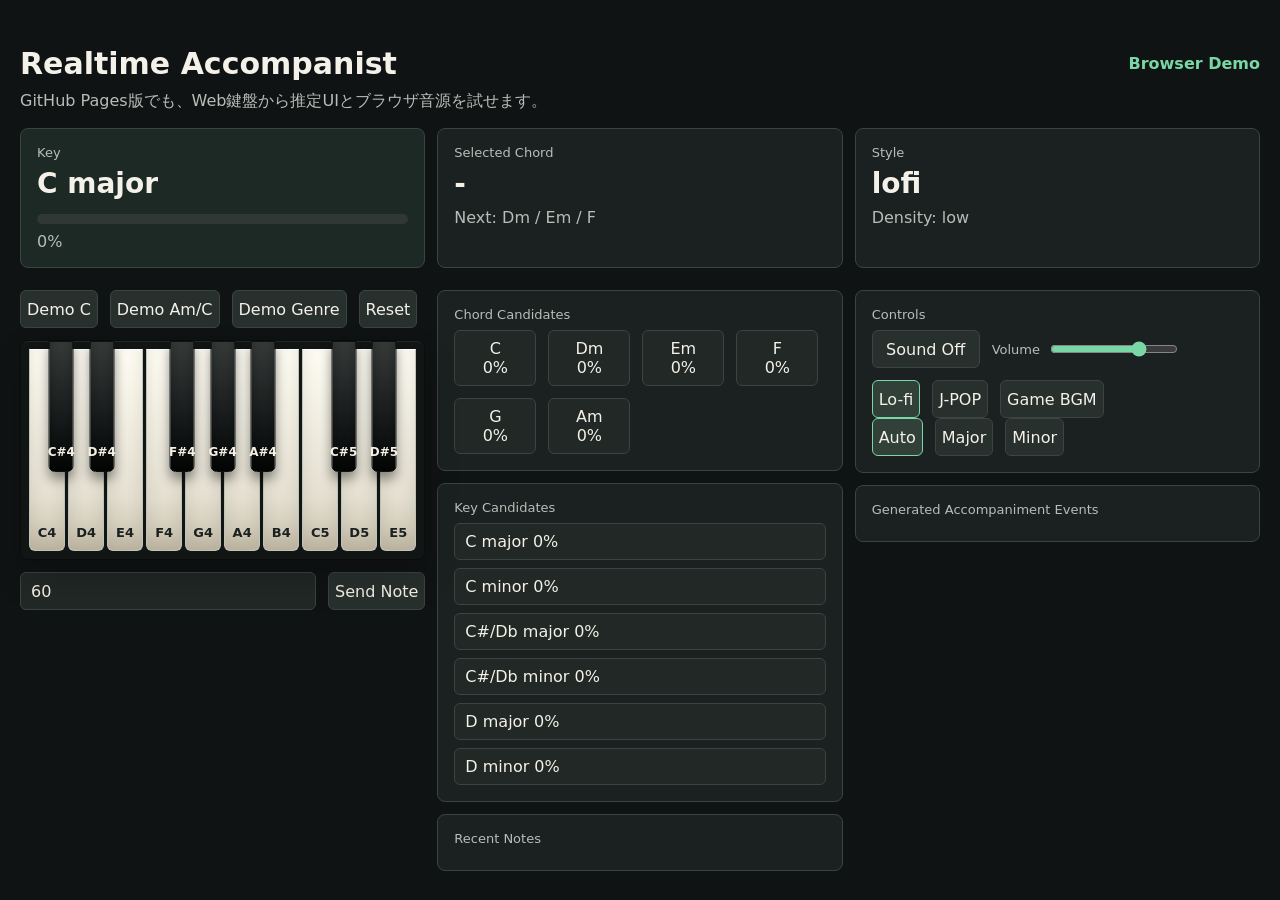
<file: index.html>
<!doctype html>
<html lang="en">
  <head>
    <meta charset="utf-8" />
    <meta name="viewport" content="width=device-width, initial-scale=1" />
    <title>Realtime Accompanist Demo</title>
    <link rel="stylesheet" href="./styles.css?v=piano-keyboard-20260608" />
  </head>
  <body>
    <main class="shell">
      <section class="stage">
        <div class="topline">
          <h1>Realtime Accompanist</h1>
          <div class="status" id="status">Browser Demo</div>
        </div>
        <p class="lede">GitHub Pages版でも、Web鍵盤から推定UIとブラウザ音源を試せます。</p>
        <div class="hero-grid">
          <section class="panel emphasis">
            <span class="label">Key</span>
            <div class="primary" id="primary-key">C major</div>
            <div class="meter"><span id="confidence-bar"></span></div>
            <div class="subtle" id="confidence-text">0%</div>
          </section>
          <section class="panel">
            <span class="label">Selected Chord</span>
            <div class="primary" id="selected-chord">-</div>
            <div class="subtle" id="next-likely">Next: -</div>
          </section>
          <section class="panel">
            <span class="label">Style</span>
            <div class="primary" id="style">lofi</div>
            <div class="subtle" id="density">Density: low</div>
          </section>
        </div>
      </section>

      <section class="workspace">
        <div class="column">
          <div class="toolbar">
            <button data-demo="c-major">Demo C</button>
            <button data-demo="ambiguous">Demo Am/C</button>
            <button data-demo="genre-switch">Demo Genre</button>
            <button id="reset">Reset</button>
          </div>
          <div class="keyboard" id="keyboard"></div>
          <div class="manual">
            <input id="note-input" type="number" min="0" max="127" value="60" />
            <button id="send-note">Send Note</button>
          </div>
        </div>

        <div class="column">
          <section class="panel">
            <span class="label">Chord Candidates</span>
            <div class="chips" id="chords"></div>
          </section>
          <section class="panel">
            <span class="label">Key Candidates</span>
            <div class="list" id="keys"></div>
          </section>
          <section class="panel">
            <span class="label">Recent Notes</span>
            <div class="timeline" id="recent-notes"></div>
          </section>
        </div>

        <div class="column">
          <section class="panel">
            <span class="label">Controls</span>
            <div class="audio-controls">
              <button id="audio-toggle" aria-pressed="false">Sound Off</button>
              <label class="volume-control">
                <span>Volume</span>
                <input id="volume" type="range" min="0" max="1" step="0.01" value="0.72" />
              </label>
            </div>
            <div class="segmented" id="styles">
              <button data-style="lofi">Lo-fi</button>
              <button data-style="jpop">J-POP</button>
              <button data-style="game_bgm">Game BGM</button>
            </div>
            <div class="segmented" id="biases">
              <button data-bias="auto">Auto</button>
              <button data-bias="major">Major</button>
              <button data-bias="minor">Minor</button>
            </div>
          </section>
          <section class="panel">
            <span class="label">Generated Accompaniment Events</span>
            <div class="events" id="events"></div>
          </section>
        </div>
      </section>
    </main>
    <script src="./app.js?v=piano-keyboard-20260608"></script>
  </body>
</html>
</file>
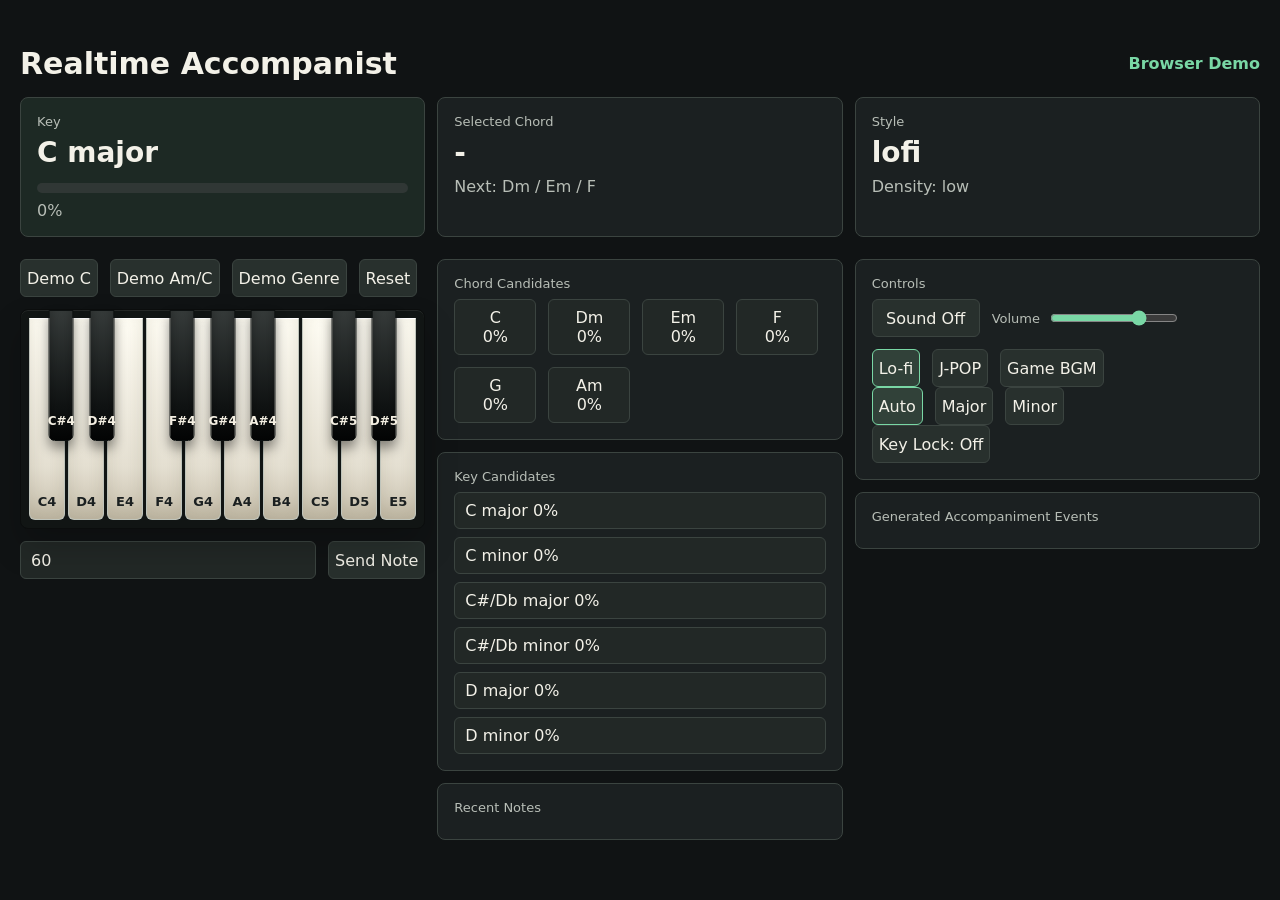
<file: src/realtime_accompanist/web/static/index.html>
<!doctype html>
<html lang="en">
  <head>
    <meta charset="utf-8" />
    <meta name="viewport" content="width=device-width, initial-scale=1" />
    <title>Realtime Accompanist</title>
    <link rel="stylesheet" href="/styles.css?v=piano-keyboard-20260608" />
  </head>
  <body>
    <main class="shell">
      <section class="stage">
        <div class="topline">
          <h1>Realtime Accompanist</h1>
          <div class="status" id="status">Listening</div>
        </div>
        <div class="hero-grid">
          <section class="panel emphasis">
            <span class="label">Key</span>
            <div class="primary" id="primary-key">C major</div>
            <div class="meter"><span id="confidence-bar"></span></div>
            <div class="subtle" id="confidence-text">0%</div>
          </section>
          <section class="panel">
            <span class="label">Selected Chord</span>
            <div class="primary" id="selected-chord">-</div>
            <div class="subtle" id="next-likely">Next: -</div>
          </section>
          <section class="panel">
            <span class="label">Style</span>
            <div class="primary" id="style">lofi</div>
            <div class="subtle" id="density">Density: low</div>
          </section>
        </div>
      </section>

      <section class="workspace">
        <div class="column">
          <div class="toolbar">
            <button data-demo="c-major">Demo C</button>
            <button data-demo="ambiguous">Demo Am/C</button>
            <button data-demo="genre-switch">Demo Genre</button>
            <button id="reset">Reset</button>
          </div>
          <div class="keyboard" id="keyboard"></div>
          <div class="manual">
            <input id="note-input" type="number" min="0" max="127" value="60" />
            <button id="send-note">Send Note</button>
          </div>
        </div>

        <div class="column">
          <section class="panel">
            <span class="label">Chord Candidates</span>
            <div class="chips" id="chords"></div>
          </section>
          <section class="panel">
            <span class="label">Key Candidates</span>
            <div class="list" id="keys"></div>
          </section>
          <section class="panel">
            <span class="label">Recent Notes</span>
            <div class="timeline" id="recent-notes"></div>
          </section>
        </div>

        <div class="column">
          <section class="panel">
            <span class="label">Controls</span>
            <div class="audio-controls">
              <button id="audio-toggle" aria-pressed="false">Sound Off</button>
              <label class="volume-control">
                <span>Volume</span>
                <input id="volume" type="range" min="0" max="1" step="0.01" value="0.72" />
              </label>
            </div>
            <div class="segmented" id="styles">
              <button data-style="lofi">Lo-fi</button>
              <button data-style="jpop">J-POP</button>
              <button data-style="game_bgm">Game BGM</button>
            </div>
            <div class="segmented" id="biases">
              <button data-bias="auto">Auto</button>
              <button data-bias="major">Major</button>
              <button data-bias="minor">Minor</button>
            </div>
            <div class="segmented">
              <button id="key-lock">Key Lock: Off</button>
            </div>
          </section>
          <section class="panel">
            <span class="label">Generated Accompaniment Events</span>
            <div class="events" id="events"></div>
          </section>
        </div>
      </section>
    </main>
    <script src="/app.js?v=piano-keyboard-20260608"></script>
  </body>
</html>
</file>
<file: styles.css>
:root {
  color-scheme: dark;
  --bg: #101314;
  --panel: #1b2021;
  --panel-2: #222826;
  --text: #f3f1e8;
  --muted: #b8beb7;
  --line: #3b4440;
  --accent: #79d7a5;
  --accent-2: #f0bf64;
}

* {
  box-sizing: border-box;
}

body {
  margin: 0;
  background: var(--bg);
  color: var(--text);
  font-family: Inter, "Segoe UI", system-ui, sans-serif;
}

button,
input {
  font: inherit;
}

button {
  min-height: 38px;
  border: 1px solid var(--line);
  border-radius: 6px;
  background: #28302d;
  color: var(--text);
  cursor: pointer;
}

button:hover,
button.active {
  border-color: var(--accent);
  background: #314139;
}

.shell {
  width: min(1240px, calc(100% - 32px));
  margin: 0 auto;
  padding: 24px 0;
}

.stage {
  padding: 22px 0;
}

.topline,
.hero-grid,
.workspace,
.toolbar,
.manual,
.audio-controls,
.segmented,
.chips {
  display: flex;
  gap: 12px;
}

.topline {
  align-items: center;
  justify-content: space-between;
}

h1 {
  margin: 0;
  font-size: 30px;
  font-weight: 720;
}

.lede {
  color: var(--muted);
  margin: 10px 0 0;
}

.status {
  color: var(--accent);
  font-weight: 700;
}

.hero-grid {
  margin-top: 16px;
}

.panel {
  width: 100%;
  border: 1px solid var(--line);
  border-radius: 8px;
  background: var(--panel);
  padding: 16px;
}

.emphasis {
  background: #1d2924;
}

.label {
  display: block;
  color: var(--muted);
  font-size: 13px;
  margin-bottom: 8px;
}

.primary {
  font-size: 28px;
  font-weight: 760;
  line-height: 1.15;
}

.subtle {
  color: var(--muted);
  margin-top: 8px;
}

.workspace {
  align-items: flex-start;
}

.column {
  display: grid;
  gap: 12px;
  flex: 1;
  min-width: 0;
}

.keyboard {
  position: relative;
  height: clamp(150px, 24vw, 220px);
  min-width: 0;
  border: 1px solid #0b0d0d;
  border-radius: 8px;
  background: #111514;
  padding: 8px;
  box-shadow: inset 0 1px 0 rgb(255 255 255 / 8%), 0 18px 34px rgb(0 0 0 / 20%);
}

.white-keys {
  display: grid;
  grid-template-columns: repeat(10, minmax(0, 1fr));
  height: 100%;
  gap: 3px;
}

.black-keys {
  display: contents;
}

.keyboard .key {
  position: relative;
  min-height: 0;
  min-width: 0;
  border-radius: 0 0 6px 6px;
  font-weight: 720;
  touch-action: manipulation;
  transition: transform 90ms ease, box-shadow 90ms ease, border-color 90ms ease, background 90ms ease;
}

.keyboard .key span {
  position: absolute;
  left: 50%;
  bottom: 10px;
  transform: translateX(-50%);
  font-size: clamp(11px, 1.5vw, 13px);
}

.keyboard .key.white {
  height: 100%;
  border: 1px solid #bfc4bb;
  border-top-color: #ffffff;
  background: linear-gradient(180deg, #fffdf4 0%, #e5e0d2 74%, #c9c1ae 100%);
  color: #1b2021;
  box-shadow: inset 0 -10px 18px rgb(72 58 34 / 13%);
}

.keyboard .key.black {
  position: absolute;
  top: 0;
  left: calc(var(--left) * 1%);
  z-index: 2;
  width: min(6.2%, 38px);
  height: 60%;
  pointer-events: auto;
  transform: translateX(-50%);
  border: 1px solid #0d1111;
  background: linear-gradient(180deg, #363b3a 0%, #101313 74%, #050606 100%);
  color: #f4efe2;
  box-shadow: 0 7px 12px rgb(0 0 0 / 42%), inset 0 -8px 12px rgb(0 0 0 / 32%);
}

.keyboard .key.black span {
  bottom: 12px;
  font-size: clamp(10px, 1.25vw, 12px);
}

.keyboard .key.playing {
  border-color: var(--accent-2);
  box-shadow: 0 0 0 3px rgb(240 191 100 / 28%);
}

.keyboard .key.white.playing {
  background: linear-gradient(180deg, #fff6d3 0%, #f0d590 74%, #d9b85b 100%);
  transform: translateY(2px);
}

.keyboard .key.black.playing {
  background: linear-gradient(180deg, #61512d 0%, #2d281c 78%, #10100d 100%);
  transform: translateX(-50%) translateY(2px);
}

.manual input {
  min-width: 0;
  flex: 1;
  border: 1px solid var(--line);
  border-radius: 6px;
  background: var(--panel-2);
  color: var(--text);
  padding: 0 10px;
}

.audio-controls {
  align-items: center;
  flex-wrap: wrap;
  margin-bottom: 12px;
}

.audio-controls button {
  min-width: 108px;
}

.volume-control {
  display: flex;
  align-items: center;
  gap: 8px;
  min-width: 180px;
  color: var(--muted);
  font-size: 13px;
}

.volume-control input {
  width: 128px;
  accent-color: var(--accent);
}

.chips {
  flex-wrap: wrap;
}

.chip,
.list-row,
.note,
.event-row {
  border: 1px solid var(--line);
  border-radius: 6px;
  background: var(--panel-2);
  padding: 8px 10px;
}

.chip {
  min-width: 82px;
}

.list,
.timeline,
.events {
  display: grid;
  gap: 8px;
}

.timeline {
  grid-template-columns: repeat(auto-fit, minmax(48px, 1fr));
}

.meter {
  width: 100%;
  height: 10px;
  margin-top: 14px;
  border-radius: 999px;
  background: #303735;
  overflow: hidden;
}

.meter span {
  display: block;
  height: 100%;
  width: 0%;
  background: linear-gradient(90deg, var(--accent), var(--accent-2));
}

@media (max-width: 860px) {
  .hero-grid,
  .workspace,
  .topline {
    flex-direction: column;
  }

  h1 {
    font-size: 24px;
  }
}
</file>
